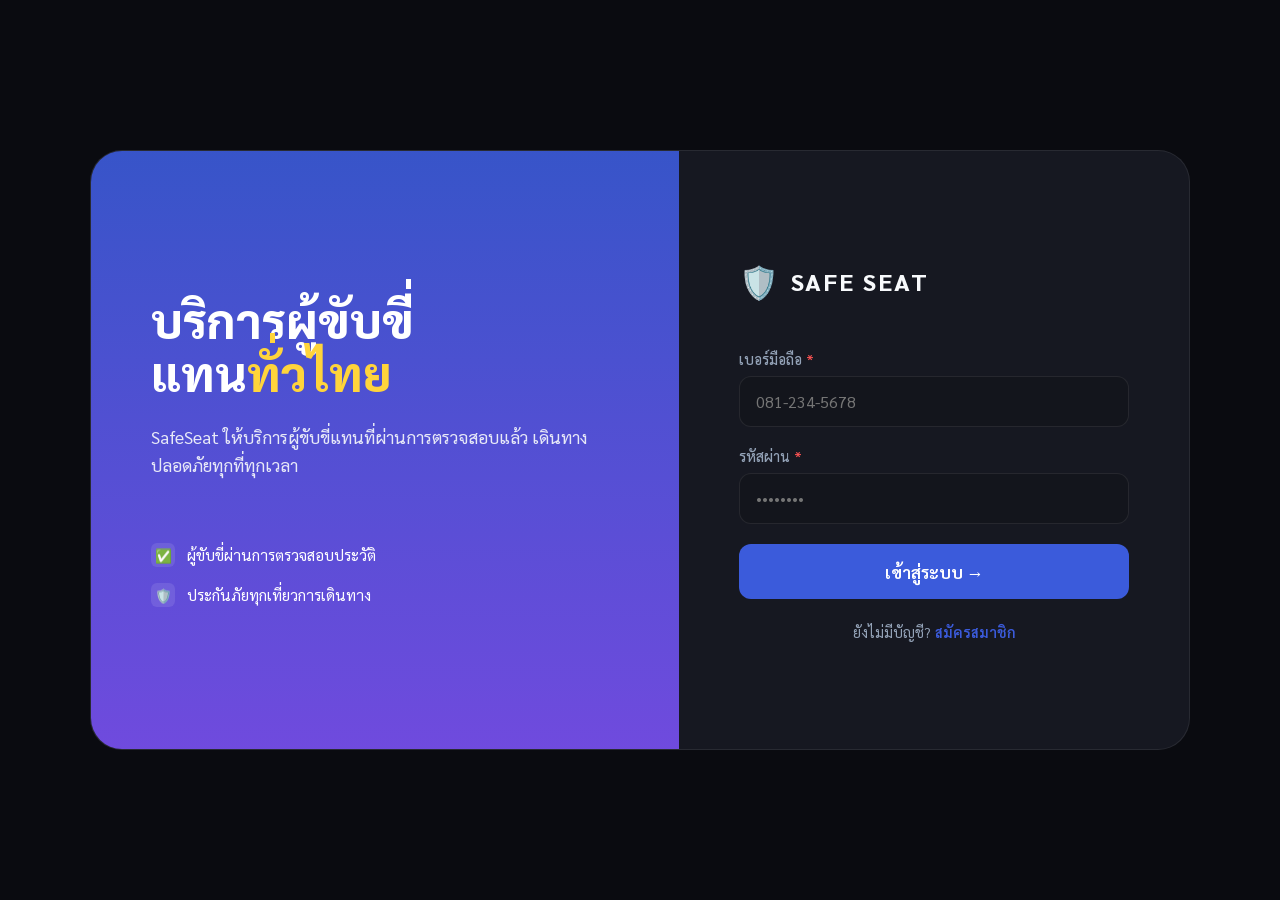
<file: topup-page/index.html>
<!DOCTYPE html>
<html lang="th">
<head>
    <meta charset="UTF-8">
    <meta http-equiv="refresh" content="0; url=login.html">
    <title>Redirecting...</title>
</head>
<body>
    <p>Please wait while we redirect you to <a href="login.html">login.html</a></p>
</body>
</html>
</file>
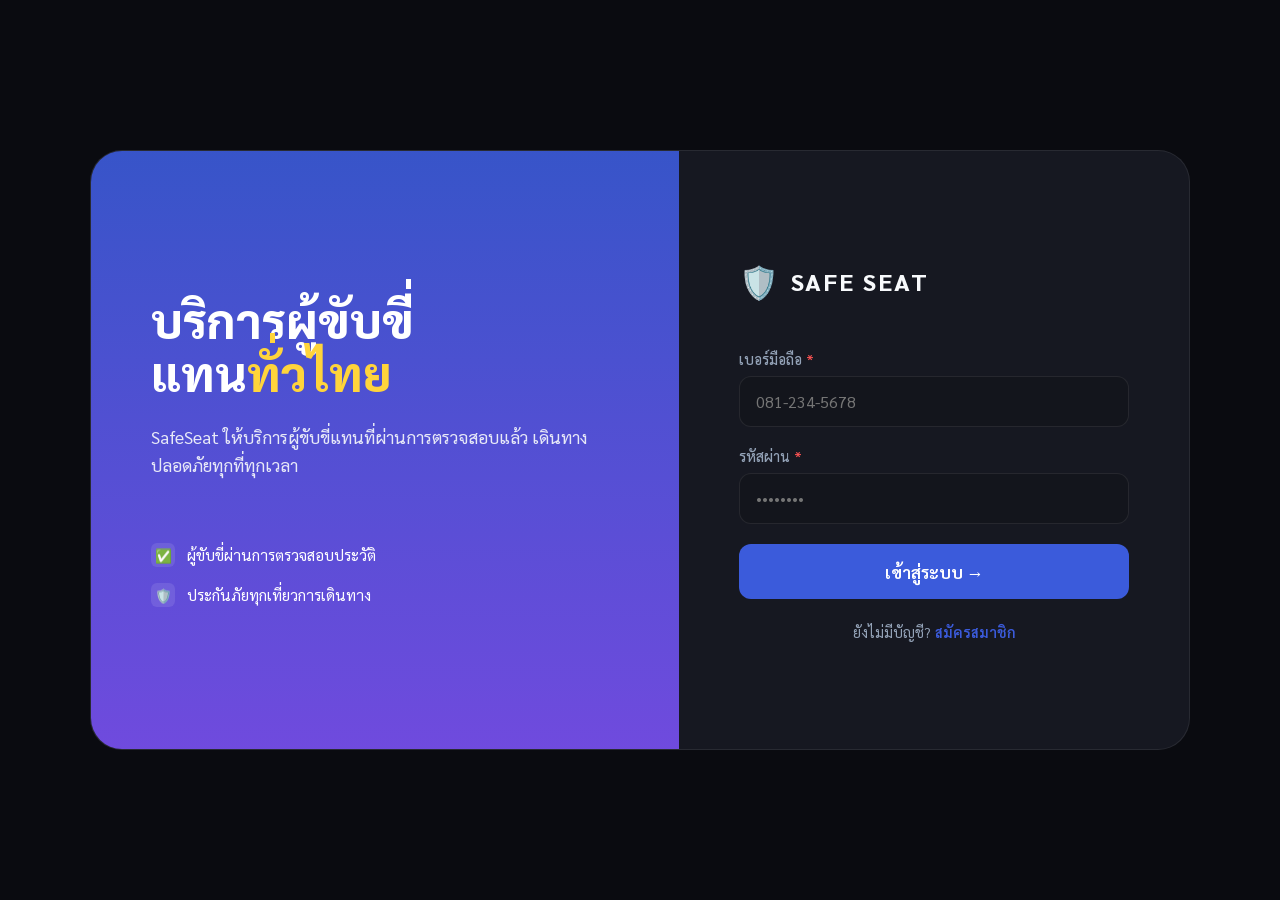
<file: topup-page/login.html>
<!DOCTYPE html>
<html lang="th">
<head>
    <meta charset="UTF-8">
    <meta name="viewport" content="width=device-width, initial-scale=1.0">
    <title>เข้าสู่ระบบ - SafeSeat</title>
    <!-- Fonts -->
    <link rel="preconnect" href="https://fonts.googleapis.com">
    <link rel="preconnect" href="https://fonts.gstatic.com" crossorigin>
    <link href="https://fonts.googleapis.com/css2?family=Kanit:wght@300;400;500;600;700;800&family=Sarabun:wght@400;500;600&display=swap" rel="stylesheet">
    <!-- Styles -->
    <link rel="stylesheet" href="css/styles.css">
</head>
<body>
    <div class="toast-container" id="toastContainer"></div>

    <div id="screen-login" class="screen active fade-in" style="display: flex; align-items: center; justify-content: center; min-height: 100vh;">
        <div class="login-layout">
            <div class="login-hero">
                <div class="login-hero-title">บริการผู้ขับขี่<br>แทน<span>ทั่วไทย</span></div>
                <p class="login-hero-sub">SafeSeat ให้บริการผู้ขับขี่แทนที่ผ่านการตรวจสอบแล้ว เดินทางปลอดภัยทุกที่ทุกเวลา</p>
                <div class="login-feature-list">
                    <div class="login-feature">
                        <div class="login-feature-icon">✅</div>ผู้ขับขี่ผ่านการตรวจสอบประวัติ
                    </div>
                    <div class="login-feature">
                        <div class="login-feature-icon">🛡️</div>ประกันภัยทุกเที่ยวการเดินทาง
                    </div>
                </div>
            </div>
            <div class="login-card-wrap">
                <div class="login-logo-wrap">
                    <div class="login-logo-icon">🛡️</div>
                    <div class="login-app-name">SAFE SEAT</div>
                </div>
                <div class="form-group">
                    <label class="form-label">เบอร์มือถือ<span class="req">*</span></label>
                    <input type="tel" class="form-input" id="loginPhone" placeholder="081-234-5678" />
                </div>
                <div class="form-group">
                    <label class="form-label">รหัสผ่าน<span class="req">*</span></label>
                    <input type="password" class="form-input" id="loginPass" placeholder="••••••••" />
                </div>
                <button class="btn btn-primary btn-full btn-lg" onclick="doLogin()">เข้าสู่ระบบ →</button>
                <div style="text-align: center; margin-top: 24px; font-size: 0.9rem; color: var(--text-secondary);">
                    ยังไม่มีบัญชี? <a href="Registration.html" style="color: var(--primary); text-decoration: none; font-weight: 600;">สมัครสมาชิก</a>
                </div>
            </div>
        </div>
    </div>

    <script src="js/main.js"></script>
</body>
</html>
</file>
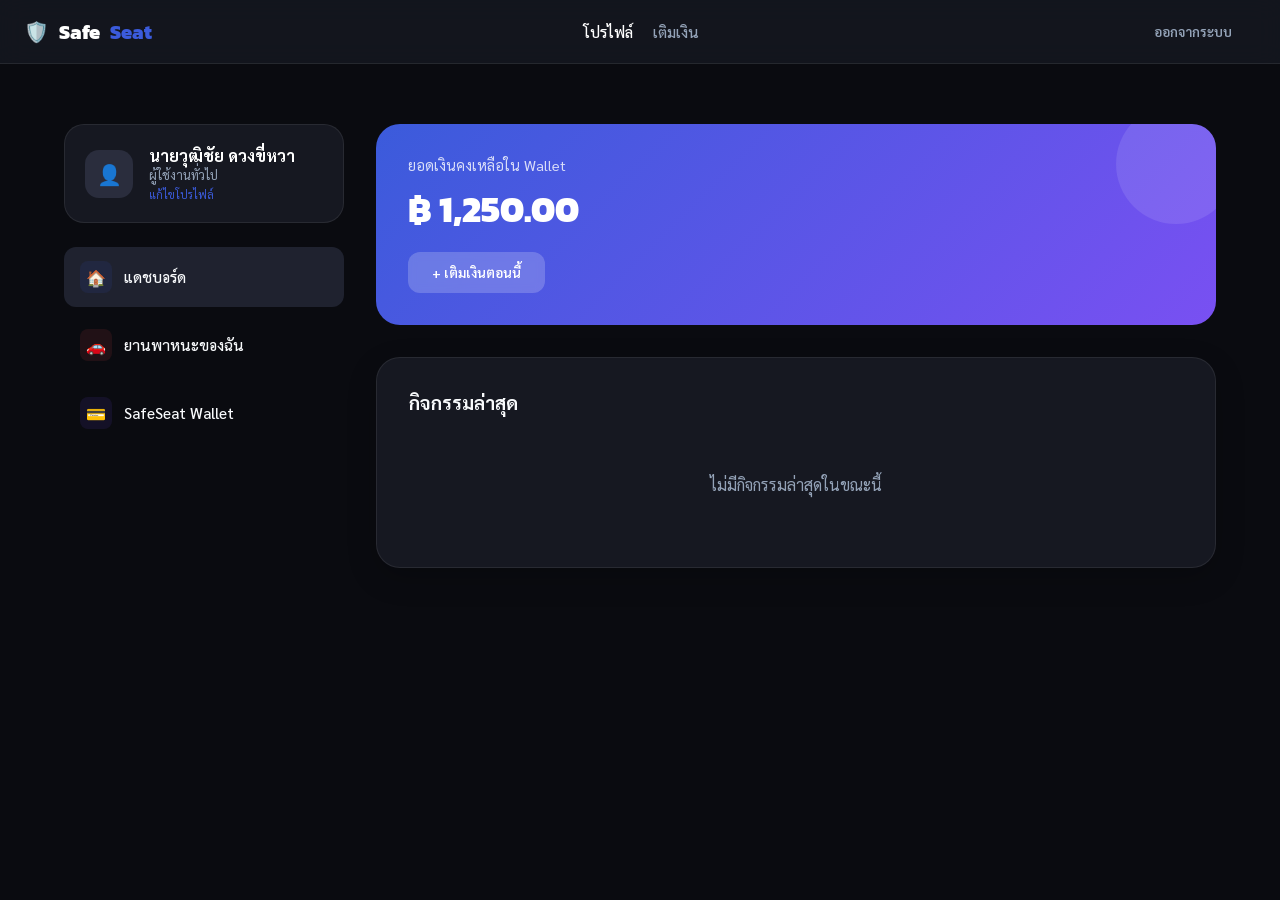
<file: topup-page/profile.html>
<!DOCTYPE html>
<html lang="th">
<head>
    <meta charset="UTF-8">
    <meta name="viewport" content="width=device-width, initial-scale=1.0">
    <title>โปรไฟล์ - SafeSeat</title>
    <!-- Fonts -->
    <link rel="preconnect" href="https://fonts.googleapis.com">
    <link rel="preconnect" href="https://fonts.gstatic.com" crossorigin>
    <link href="https://fonts.googleapis.com/css2?family=Kanit:wght@300;400;500;600;700;800&family=Sarabun:wght@400;500;600&display=swap" rel="stylesheet">
    <!-- Styles -->
    <link rel="stylesheet" href="css/styles.css">
</head>
<body>
    <div class="toast-container" id="toastContainer"></div>

    <header class="topbar" id="mainTopbar">
        <div class="topbar-logo" onclick="window.location.href='profile.html'">
            <div class="logo-icon">🛡️</div> Safe<span>Seat</span>
        </div>
        <nav class="topbar-nav">
            <a id="nav-profile" href="profile.html" class="active">โปรไฟล์</a>
            <a id="nav-topup" href="topup.html">เติมเงิน</a>
        </nav>
        <div class="topbar-actions">
            <button class="btn btn-ghost btn-sm" onclick="logout()">ออกจากระบบ</button>
        </div>
    </header>

    <div id="screen-profile" class="screen fade-in" style="padding-top:100px; min-height: 100vh;">
      <div class="dash-layout">
        <div class="dash-sidebar">
          <div class="profile-mini">
            <div class="avatar-sm">👤</div>
            <div>
              <div class="profile-name">นายวุฒิชัย ดวงขี่หวา</div>
              <div class="profile-role">ผู้ใช้งานทั่วไป</div>
              <div style="font-size: 11px; color: var(--primary); cursor: pointer; margin-top: 4px;" onclick="window.location.href='edit-profile.html'">แก้ไขโปรไฟล์</div>
            </div>
          </div>
          
          <div class="menu-item active" style="background: var(--surface2);">
            <div class="menu-item-left">
              <div class="menu-item-icon" style="background: rgba(59, 91, 219, 0.1); color: var(--primary);">🏠</div>
              <div class="menu-item-title">แดชบอร์ด</div>
            </div>
          </div>

          <div class="menu-item" onclick="window.location.href='Add_new_car.html'" style="cursor: pointer;">
            <div class="menu-item-left">
              <div class="menu-item-icon" style="background: rgba(250, 82, 82, 0.1); color: var(--error);">🚗</div>
              <div class="menu-item-title">ยานพาหนะของฉัน</div>
            </div>
          </div>
          
          <a href="topup.html" class="menu-item" style="text-decoration: none; color: inherit;">
            <div class="menu-item-left">
              <div class="menu-item-icon" style="background: rgba(121, 80, 242, 0.1); color: var(--accent);">💳</div>
              <div class="menu-item-title">SafeSeat Wallet</div>
            </div>
          </a>
        </div>
        
        <div class="dash-main">
          <div class="wallet-card">
            <div class="wallet-label">ยอดเงินคงเหลือใน Wallet</div>
            <div class="wallet-balance">฿ 1,250.00</div>
            <div style="margin-top: 16px;">
                <button class="btn btn-primary" onclick="window.location.href='topup.html'" style="background: rgba(255,255,255,0.2); backdrop-filter: blur(4px);">+ เติมเงินตอนนี้</button>
            </div>
          </div>
          
          <div class="card">
            <h3 style="margin-bottom: 20px;">กิจกรรมล่าสุด</h3>
            <div style="color: var(--text-secondary); text-align: center; padding: 40px;">
                ไม่มีกิจกรรมล่าสุดในขณะนี้
            </div>
          </div>
        </div>
      </div>
    </div>

    <script src="js/main.js"></script>
</body>
</html>
</file>
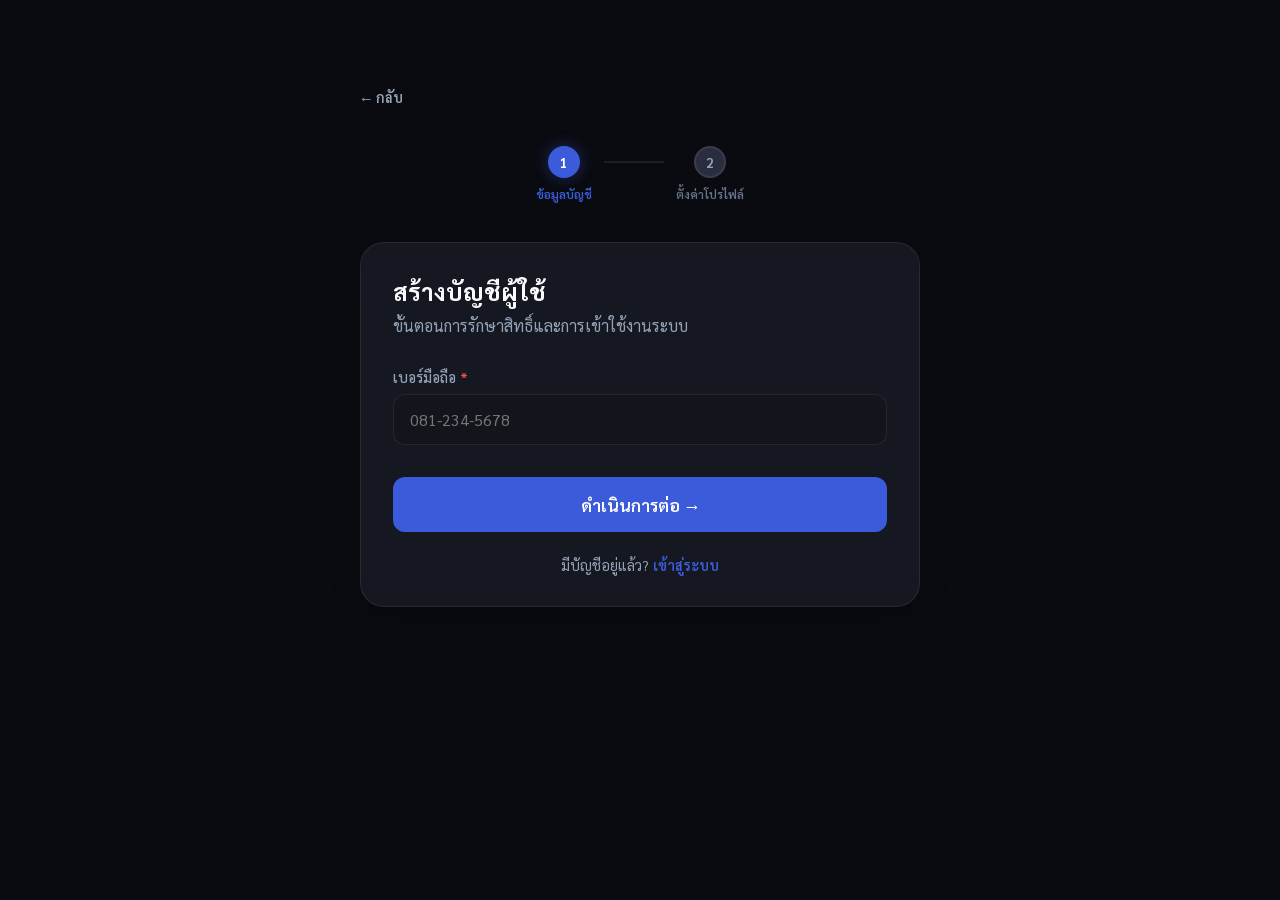
<file: topup-page/Registration.html>
<!DOCTYPE html>
<html lang="th">
<head>
    <meta charset="UTF-8">
    <meta name="viewport" content="width=device-width, initial-scale=1.0">
    <title>สมัครสมาชิก - SafeSeat</title>
    <!-- Fonts -->
    <link rel="preconnect" href="https://fonts.googleapis.com">
    <link rel="preconnect" href="https://fonts.gstatic.com" crossorigin>
    <link href="https://fonts.googleapis.com/css2?family=Kanit:wght@300;400;500;600;700;800&family=Sarabun:wght@400;500;600&display=swap" rel="stylesheet">
    <!-- Styles -->
    <link rel="stylesheet" href="css/styles.css">
</head>
<body>
    <div class="toast-container" id="toastContainer"></div>

    <div id="screen-register" class="screen active fade-in" style="display:flex; flex-direction:column; align-items:center; background:var(--bg-main); padding:80px 24px 60px; min-height: 100vh;">
        <div style="width:100%; max-width:560px;">
            <a href="login.html" class="back-btn" style="text-decoration: none;">← กลับ</a>
            
            <div class="steps-row">
                <div class="step-item">
                    <div class="step-dot active">1</div>
                    <div class="step-label active">ข้อมูลบัญชี</div>
                </div>
                <div class="step-line"></div>
                <div class="step-item">
                    <div class="step-dot pending">2</div>
                    <div class="step-label">ตั้งค่าโปรไฟล์</div>
                </div>
            </div>
            
            <div class="card">
                <div class="section-heading">สร้างบัญชีผู้ใช้</div>
                <p class="section-sub" style="margin-bottom: 32px;">ขั้นตอนการรักษาสิทธิ์และการเข้าใช้งานระบบ</p>
                
                <div class="form-group">
                    <label class="form-label">เบอร์มือถือ<span class="req">*</span></label>
                    <input type="tel" class="form-input" placeholder="081-234-5678" />
                </div>
                
                <button class="btn btn-primary btn-full btn-lg" style="margin-top: 12px;">ดำเนินการต่อ →</button>
                
                <div style="text-align: center; margin-top: 24px; font-size: 0.9rem; color: var(--text-secondary);">
                    มีบัญชีอยู่แล้ว? <a href="login.html" style="color: var(--primary); text-decoration: none; font-weight: 600;">เข้าสู่ระบบ</a>
                </div>
            </div>
        </div>
    </div>

    <script src="js/main.js"></script>
</body>
</html>
</file>
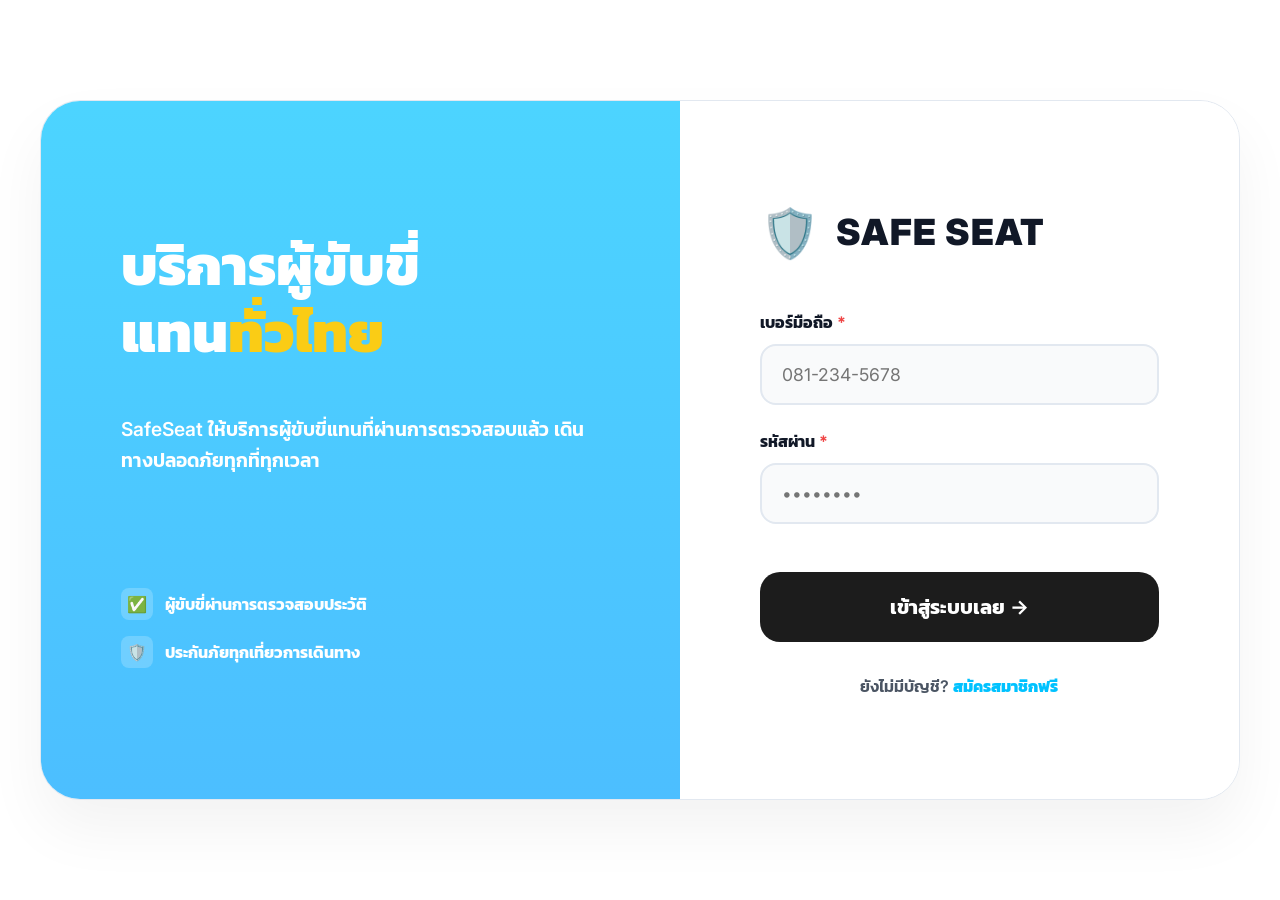
<file: WorkShop_Agile/login.html>
<!DOCTYPE html>
<html lang="th">

<head>
    <meta charset="UTF-8">
    <meta name="viewport" content="width=device-width, initial-scale=1.0">
    <title>เข้าสู่ระบบ - SafeSeat</title>
    <!-- Fonts -->
    <link rel="preconnect" href="https://fonts.googleapis.com">
    <link rel="preconnect" href="https://fonts.gstatic.com" crossorigin>
    <link
        href="https://fonts.googleapis.com/css2?family=Kanit:wght@300;400;500;600;700;800&family=Inter:wght@400;600;700&display=swap"
        rel="stylesheet">
    <!-- Styles -->
    <link rel="stylesheet" href="css/styles.css">
    <style>
        body {
            font-family: 'Inter', 'Kanit', sans-serif;
            background-color: #ffffff;
        }

        .login-hero {
            background: linear-gradient(rgba(0, 194, 255, 0.7), rgba(0, 163, 255, 0.7)), url('https://images.unsplash.com/photo-1449965408869-eaa3f722e40d?q=80&w=1000') center/cover;
        }

        .login-hero-title {
            color: white;
            line-height: 1.2;
            font-weight: 800;
            font-size: 3.5rem;
        }

        .login-hero-title span {
            color: #facc15;
        }

        .login-hero-sub {
            color: white;
            opacity: 1;
            font-weight: 600;
            font-size: 1.2rem;
        }

        .login-feature {
            display: flex;
            align-items: center;
            gap: 12px;
            color: white;
            font-weight: 700;
            margin-top: 16px;
        }

        .login-feature-icon {
            width: 32px;
            height: 32px;
            background: rgba(255, 255, 255, 0.2);
            border-radius: 8px;
            display: flex;
            align-items: center;
            justify-content: center;
        }
    </style>
</head>

<body>
    <div class="toast-container" id="toastContainer"></div>

    <div id="screen-login" class="screen active fade-in"
        style="display: flex; align-items: center; justify-content: center; min-height: 100vh;">
        <div class="login-layout">
            <div class="login-hero">
                <div class="login-hero-title">บริการผู้ขับขี่<br>แทน<span>ทั่วไทย</span></div>
                <p class="login-hero-sub" style="margin-top: 24px;">SafeSeat ให้บริการผู้ขับขี่แทนที่ผ่านการตรวจสอบแล้ว
                    เดินทางปลอดภัยทุกที่ทุกเวลา</p>
                <div class="login-feature-list" style="margin-top: 48px;">
                    <div class="login-feature">
                        <div class="login-feature-icon">✅</div>ผู้ขับขี่ผ่านการตรวจสอบประวัติ
                    </div>
                    <div class="login-feature">
                        <div class="login-feature-icon">🛡️</div>ประกันภัยทุกเที่ยวการเดินทาง
                    </div>
                </div>
            </div>
            <div class="login-card-wrap">
                <div class="login-logo-wrap">
                    <div class="login-logo-icon" style="font-size: 3rem;">🛡️</div>
                    <div class="login-app-name" style="font-size: 2.25rem;">SAFE SEAT</div>
                </div>
                <div class="form-group">
                    <label class="form-label">เบอร์มือถือ<span class="req">*</span></label>
                    <input type="tel" class="form-input" id="loginPhone" placeholder="081-234-5678" />
                </div>
                <div class="form-group">
                    <label class="form-label">รหัสผ่าน<span class="req">*</span></label>
                    <input type="password" class="form-input" id="loginPass" placeholder="••••••••" />
                </div>
                <button class="btn btn-primary btn-full btn-lg"
                    style="margin-top: 24px; padding: 20px; font-size: 1.25rem;" onclick="doLogin()">เข้าสู่ระบบเลย
                    →</button>
                <div
                    style="text-align: center; margin-top: 32px; font-size: 1rem; color: var(--text-secondary); font-weight: 600;">
                    ยังไม่มีบัญชี? <a href="Registration.html"
                        style="color: var(--primary); text-decoration: none; font-weight: 800;">สมัครสมาชิกฟรี</a>
                </div>
            </div>
        </div>
    </div>

    <script src="js/main.js"></script>
</body>

</html>
</file>
<file: topup-page/css/styles.css>
:root {
    /* SafeSeat Brand Colors */
    --primary: #3b5bdb;
    --primary-hover: #364fc7;
    --accent: #7950f2;
    --success: #099268;
    --error: #fa5252;
    --warning: #fab005;
    
    /* Surface Colors - Dark Theme */
    --bg-main: #0a0b10;
    --surface1: #161821;
    --surface2: #1f222f;
    --surface3: #2a2d3d;
    --input-bg: #13151c;
    --border: rgba(255, 255, 255, 0.08);
    
    /* Text Colors */
    --text-main: #f8fafc;
    --text-secondary: #94a3b8;
    --text-muted: #64748b;
}

* {
    margin: 0;
    padding: 0;
    box-sizing: border-box;
}

body {
    font-family: 'Sarabun', 'Kanit', sans-serif;
    background-color: var(--bg-main);
    color: var(--text-main);
    min-height: 100vh;
    overflow-x: hidden;
}

/* Animations */
.fade-in {
    animation: fadeIn 0.4s ease-out;
}

@keyframes fadeIn {
    from { opacity: 0; }
    to { opacity: 1; }
}

.slide-up {
    animation: slideUp 0.5s cubic-bezier(0.16, 1, 0.3, 1);
}

@keyframes slideUp {
    from { opacity: 0; transform: translateY(20px); }
    to { opacity: 1; transform: translateY(0); }
}

/* Layout Components */
.topbar {
    position: fixed;
    top: 0;
    left: 0;
    right: 0;
    height: 64px;
    background: rgba(22, 24, 33, 0.8);
    backdrop-filter: blur(12px);
    -webkit-backdrop-filter: blur(12px);
    border-bottom: 1px solid var(--border);
    display: flex;
    align-items: center;
    justify-content: space-between;
    padding: 0 24px;
    z-index: 1000;
}

.topbar-logo {
    display: flex;
    align-items: center;
    gap: 10px;
    font-size: 1.25rem;
    font-weight: 800;
    color: white;
    cursor: pointer;
    font-family: 'Kanit', sans-serif;
}

.topbar-logo span {
    color: var(--primary);
}

.topbar-nav {
    display: flex;
    gap: 20px;
}

.topbar-nav a {
    color: var(--text-secondary);
    text-decoration: none;
    font-size: 0.95rem;
    font-weight: 500;
    cursor: pointer;
    transition: color 0.2s;
}

.topbar-nav a:hover, .topbar-nav a.active {
    color: white;
}

/* Dashboard Layout */
.dash-layout {
    display: flex;
    max-width: 1200px;
    margin: 0 auto;
    padding: 24px;
    gap: 32px;
}

.dash-sidebar {
    width: 280px;
    flex-shrink: 0;
}

.dash-main {
    flex-grow: 1;
}

/* Profile Mini */
.profile-mini {
    background: var(--surface1);
    border-radius: 20px;
    padding: 20px;
    display: flex;
    align-items: center;
    gap: 16px;
    margin-bottom: 24px;
    border: 1px solid var(--border);
}

.avatar-sm {
    width: 48px;
    height: 48px;
    background: var(--surface3);
    border-radius: 14px;
    display: flex;
    align-items: center;
    justify-content: center;
    font-size: 1.25rem;
}

.profile-name {
    font-weight: 700;
    font-size: 1rem;
    color: white;
}

.profile-role {
    font-size: 0.8rem;
    color: var(--text-secondary);
}

/* Menu Items */
.menu-item {
    padding: 14px 16px;
    border-radius: 12px;
    display: flex;
    align-items: center;
    justify-content: space-between;
    cursor: pointer;
    transition: background 0.2s;
    margin-bottom: 8px;
}

.menu-item:hover {
    background: var(--surface2);
}

.menu-item-left {
    display: flex;
    align-items: center;
    gap: 12px;
}

.menu-item-icon {
    width: 32px;
    height: 32px;
    border-radius: 8px;
    display: flex;
    align-items: center;
    justify-content: center;
}

.menu-item-title {
    font-weight: 500;
    font-size: 0.95rem;
}

/* Cards */
.card {
    background: var(--surface1);
    border: 1px solid var(--border);
    border-radius: 24px;
    padding: 32px;
    margin-bottom: 24px;
    box-shadow: 0 10px 30px rgba(0, 0, 0, 0.2);
}

.wallet-card {
    background: linear-gradient(135deg, var(--primary), var(--accent));
    border-radius: 24px;
    padding: 32px;
    color: white;
    position: relative;
    overflow: hidden;
    margin-bottom: 32px;
}

.wallet-card::before {
    content: '';
    position: absolute;
    top: -20px;
    right: -20px;
    width: 120px;
    height: 120px;
    background: rgba(255, 255, 255, 0.1);
    border-radius: 50%;
}

.wallet-label {
    font-size: 0.9rem;
    opacity: 0.8;
    margin-bottom: 8px;
}

.wallet-balance {
    font-size: 2.25rem;
    font-weight: 800;
    font-family: 'Kanit', sans-serif;
}

/* Top-Up Components */
.section-heading {
    font-size: 1.5rem;
    font-weight: 700;
    margin-bottom: 8px;
}

.section-sub {
    color: var(--text-secondary);
    margin-bottom: 24px;
}

.topup-layout {
    display: grid;
    grid-template-columns: 1.5fr 1fr;
    gap: 32px;
}

.amount-grid {
    display: grid;
    grid-template-columns: repeat(3, 1fr);
    gap: 12px;
    margin-bottom: 24px;
}

.amount-btn {
    background: var(--surface2);
    border: 1px solid var(--border);
    border-radius: 12px;
    padding: 16px;
    text-align: center;
    font-weight: 600;
    cursor: pointer;
    transition: all 0.2s;
}

.amount-btn:hover {
    background: var(--surface3);
    border-color: var(--text-muted);
}

.amount-btn.selected {
    background: var(--primary);
    border-color: var(--primary);
    color: white;
}

.payment-option {
    background: var(--surface2);
    border: 1px solid var(--border);
    border-radius: 16px;
    padding: 16px;
    display: flex;
    align-items: center;
    justify-content: space-between;
    cursor: pointer;
    margin-bottom: 12px;
}

.payment-option.selected {
    border-color: var(--primary);
    background: rgba(59, 91, 219, 0.1);
}

.payment-logo {
    width: 44px;
    height: 44px;
    border-radius: 10px;
    display: flex;
    align-items: center;
    justify-content: center;
    font-weight: 700;
    color: white;
}

/* Buttons */
.btn {
    padding: 12px 24px;
    border-radius: 12px;
    font-weight: 600;
    cursor: pointer;
    border: none;
    transition: all 0.2s;
    font-family: inherit;
}

.btn-primary {
    background: var(--primary);
    color: white;
}

.btn-primary:hover {
    background: var(--primary-hover);
    transform: translateY(-2px);
}

.btn-accent {
    background: var(--accent);
    color: white;
}

.btn-full {
    width: 100%;
}

.btn-lg {
    padding: 16px;
    font-size: 1.1rem;
}

.btn-ghost {
    background: transparent;
    color: var(--text-secondary);
}

.btn-ghost:hover {
    color: white;
    background: rgba(255, 255, 255, 0.05);
}

/* Form Groups */
.form-group {
    margin-bottom: 20px;
}

.form-label {
    display: block;
    margin-bottom: 8px;
    font-size: 0.9rem;
    font-weight: 500;
    color: var(--text-secondary);
}

.form-input {
    width: 100%;
    background: var(--input-bg);
    border: 1px solid var(--border);
    border-radius: 12px;
    padding: 14px 16px;
    color: white;
    font-family: inherit;
    font-size: 1rem;
    outline: none;
    transition: all 0.2s;
}

.form-input:focus {
    border-color: var(--primary);
    box-shadow: 0 0 0 4px rgba(59, 91, 219, 0.2);
}

/* Login Hero */
.login-layout {
    display: flex;
    width: 100%;
    max-width: 1100px;
    min-height: 600px;
    background: var(--surface1);
    border-radius: 32px;
    overflow: hidden;
    margin: 40px;
    border: 1px solid var(--border);
}

.login-hero {
    flex: 1.2;
    background: linear-gradient(rgb(59, 91, 219, 0.9), rgba(121, 80, 242, 0.9)), url('https://images.unsplash.com/photo-1449965408869-eaa3f722e40d?q=80&w=1000') center/cover;
    padding: 60px;
    display: flex;
    flex-direction: column;
    justify-content: center;
}

.login-hero-title {
    font-size: 3rem;
    font-weight: 800;
    color: white;
    font-family: 'Kanit' sans-serif;
    line-height: 1.1;
    margin-bottom: 24px;
}

.login-hero-title span {
    color: #ffd43b;
}

.login-hero-sub {
    font-size: 1.1rem;
    opacity: 0.9;
    line-height: 1.6;
    max-width: 440px;
    margin-bottom: 40px;
}

.login-card-wrap {
    flex: 1;
    padding: 60px;
    display: flex;
    flex-direction: column;
    justify-content: center;
}

.login-logo-wrap {
    display: flex;
    align-items: center;
    gap: 12px;
    margin-bottom: 48px;
}

.login-logo-icon {
    font-size: 2rem;
}

.login-app-name {
    font-weight: 800;
    font-size: 1.5rem;
    letter-spacing: 2px;
}

/* Toasts */
.toast-container {
    position: fixed;
    top: 24px;
    right: 24px;
    z-index: 2000;
}

/* Registration Steps */
.steps-row {
    display: flex;
    align-items: center;
    justify-content: center;
    gap: 12px;
    margin: 32px 0 40px;
}

.step-item {
    display: flex;
    flex-direction: column;
    align-items: center;
    gap: 8px;
}

.step-dot {
    width: 32px;
    height: 32px;
    border-radius: 50%;
    background: var(--surface3);
    color: var(--text-secondary);
    display: flex;
    align-items: center;
    justify-content: center;
    font-weight: 700;
    font-size: 0.85rem;
    border: 2px solid transparent;
}

.step-dot.active {
    background: var(--primary);
    color: white;
    box-shadow: 0 0 15px rgba(59, 91, 219, 0.4);
}

.step-dot.pending {
    border-color: var(--border);
}

.step-label {
    font-size: 0.75rem;
    font-weight: 600;
    color: var(--text-muted);
}

.step-label.active {
    color: var(--primary);
}

.step-line {
    width: 60px;
    height: 2px;
    background: var(--border);
    margin-bottom: 24px;
}

/* Back Button */
.back-btn {
    background: transparent;
    border: none;
    color: var(--text-secondary);
    font-size: 0.9rem;
    font-weight: 600;
    cursor: pointer;
    display: flex;
    align-items: center;
    gap: 8px;
    padding: 8px 0;
    transition: color 0.2s;
    margin-bottom: 24px;
}

.back-btn:hover {
    color: white;
}

/* Required Indicator */
.req {
    color: var(--error);
    margin-left: 4px;
}

/* Login Features */
.login-feature-list {
    display: flex;
    flex-direction: column;
    gap: 16px;
    margin-top: 24px;
}

.login-feature {
    display: flex;
    align-items: center;
    gap: 12px;
    font-size: 0.95rem;
    color: white;
}

.login-feature-icon {
    width: 24px;
    height: 24px;
    background: rgba(255, 255, 255, 0.1);
    border-radius: 6px;
    display: flex;
    align-items: center;
    justify-content: center;
    font-size: 0.85rem;
}

/* Form Section */
.form-section {
    margin-bottom: 32px;
}

.form-section-header {
    display: flex;
    align-items: center;
    gap: 12px;
    margin-bottom: 16px;
    font-size: 0.95rem;
    font-weight: 700;
}

.form-section-icon {
    font-size: 1.1rem;
}

.input-grid {
    display: grid;
    grid-template-columns: 1fr 1fr;
    gap: 20px;
    margin-bottom: 20px;
}

/* Header Box */
.header-box {
    background: rgba(59, 91, 219, 0.05);
    border: 1px solid var(--border);
    border-radius: 20px;
    padding: 24px;
    display: flex;
    align-items: center;
    gap: 20px;
    margin-bottom: 32px;
}

.header-box-icon {
    width: 56px;
    height: 56px;
    background: var(--surface2);
    border-radius: 14px;
    display: flex;
    align-items: center;
    justify-content: center;
    font-size: 1.75rem;
    box-shadow: 0 4px 12px rgba(0, 0, 0, 0.1);
}

.header-box-title {
    font-size: 1.25rem;
    font-weight: 700;
    margin-bottom: 4px;
    color: white;
}

.header-box-sub {
    font-size: 0.85rem;
    color: var(--text-secondary);
    line-height: 1.4;
}

/* Gear Specification */
.gear-grid {
    display: grid;
    grid-template-columns: repeat(3, 1fr);
    gap: 12px;
}

.gear-btn {
    background: var(--surface2);
    border: 1px solid var(--border);
    border-radius: 12px;
    padding: 16px;
    display: flex;
    flex-direction: column;
    align-items: center;
    gap: 8px;
    cursor: pointer;
    transition: all 0.2s ease;
}

.gear-btn:hover {
    background: var(--surface3);
    border-color: var(--text-muted);
}

.gear-btn.active {
    background: rgba(250, 176, 5, 0.05);
    border: 2px solid var(--warning);
}

.gear-btn-icon {
    font-size: 1.25rem;
}

.gear-btn-label {
    font-size: 0.8rem;
    font-weight: 600;
    font-style: italic;
    color: var(--text-secondary);
}

.gear-btn.active .gear-btn-label {
    color: var(--text-main);
}

/* Registration Steps (from previous) */
@media (max-width: 992px) {
    .login-layout {
        flex-direction: column;
        margin: 20px;
    }
    .login-hero {
        padding: 40px;
    }
    .topup-layout {
        grid-template-columns: 1fr;
    }
    .dash-layout {
        flex-direction: column;
    }
    .input-grid {
        grid-template-columns: 1fr;
    }
    .gear-grid {
        grid-template-columns: 1fr;
    }
}
</file>
<file: WorkShop_Agile/css/styles.css>
:root {
  /* SafeSeat Brand Colors - Updated to Blue/White Theme */
  --primary: #00c2ff;
  --primary-hover: #00a8dd;
  --accent: #1c1c1c;
  --success: #10b981;
  --error: #ef4444;
  --warning: #f59e0b;

  /* Surface Colors - Light Theme */
  --bg-main: #ffffff;
  --surface1: #f9fafb;
  --surface2: #f3f4f6;
  --surface3: #e5e7eb;
  --input-bg: #f9fafb;
  --border: #e2e8f0;

  /* Text Colors */
  --text-main: #111827;
  --text-secondary: #4b5563;
  --text-muted: #9ca3af;
}

* {
  margin: 0;
  padding: 0;
  box-sizing: border-box;
}

body {
  font-family: "Inter", "Kanit", sans-serif;
  background-color: var(--bg-main);
  color: var(--text-main);
  min-height: 100vh;
  overflow-x: hidden;
}

/* Animations */
.fade-in {
  animation: fadeIn 0.4s ease-out;
}

@keyframes fadeIn {
  from {
    opacity: 0;
  }
  to {
    opacity: 1;
  }
}

/* Layout Components */
.topbar {
  position: fixed;
  top: 0;
  left: 0;
  right: 0;
  height: 72px;
  background: rgba(255, 255, 255, 0.9);
  backdrop-filter: blur(12px);
  -webkit-backdrop-filter: blur(12px);
  border-bottom: 1px solid var(--border);
  display: flex;
  align-items: center;
  justify-content: space-between;
  padding: 0 40px;
  z-index: 1000;
}

.topbar-logo {
  display: flex;
  align-items: center;
  gap: 12px;
  font-size: 1.5rem;
  font-weight: 800;
  color: var(--text-main);
  cursor: pointer;
  font-family: "Kanit", sans-serif;
}

.topbar-logo span {
  color: var(--primary);
}

.topbar-nav {
  display: flex;
  gap: 32px;
}

.topbar-nav a {
  color: var(--text-secondary);
  text-decoration: none;
  font-size: 1rem;
  font-weight: 600;
  cursor: pointer;
  transition: all 0.2s;
  position: relative;
  padding: 24px 0;
}

.topbar-nav a:hover,
.topbar-nav a.active {
  color: var(--primary);
}

.topbar-nav a.active::after {
  content: "";
  position: absolute;
  bottom: 0;
  left: 0;
  right: 0;
  height: 4px;
  background: var(--primary);
  border-radius: 4px 4px 0 0;
}

/* Dashboard Layout */
.dash-layout {
  display: flex;
  max-width: 1200px;
  margin: 0 auto;
  padding: 40px 24px;
  gap: 48px;
}

.dash-sidebar {
  width: 300px;
  flex-shrink: 0;
}

.dash-main {
  flex-grow: 1;
}

/* Profile Mini */
.profile-mini {
  background: var(--surface1);
  border-radius: 24px;
  padding: 24px;
  display: flex;
  align-items: center;
  gap: 20px;
  margin-bottom: 32px;
  border: 1px solid var(--border);
}

.avatar-sm {
  width: 56px;
  height: 56px;
  background: var(--primary);
  color: white;
  border-radius: 18px;
  display: flex;
  align-items: center;
  justify-content: center;
  font-size: 1.5rem;
}

.profile-name {
  font-weight: 700;
  font-size: 1.1rem;
  color: var(--text-main);
}

.profile-role {
  font-size: 0.9rem;
  color: var(--text-secondary);
}

/* Menu Items */
.menu-item {
  padding: 16px 20px;
  border-radius: 16px;
  display: flex;
  align-items: center;
  justify-content: space-between;
  cursor: pointer;
  transition: all 0.2s;
  margin-bottom: 12px;
  color: var(--text-secondary);
  font-weight: 600;
}

.menu-item:hover {
  background: var(--surface2);
  color: var(--text-main);
}

.menu-item.active {
  background: rgba(0, 194, 255, 0.1);
  color: var(--primary);
}

.menu-item-left {
  display: flex;
  align-items: center;
  gap: 16px;
}

.menu-item-icon {
  width: 40px;
  height: 40px;
  border-radius: 12px;
  display: flex;
  align-items: center;
  justify-content: center;
  font-size: 1.2rem;
}

/* Cards */
.card {
  background: #ffffff;
  border: 1px solid var(--border);
  border-radius: 32px;
  padding: 40px;
  margin-bottom: 32px;
  box-shadow: 0 4px 20px rgba(0, 0, 0, 0.03);
}

.wallet-card {
  background: linear-gradient(135deg, var(--primary), #00a3ff);
  border-radius: 32px;
  padding: 40px;
  color: white;
  position: relative;
  overflow: hidden;
  margin-bottom: 40px;
  box-shadow: 0 20px 40px rgba(0, 194, 255, 0.2);
}

.wallet-card::before {
  content: "";
  position: absolute;
  top: -40px;
  right: -40px;
  width: 200px;
  height: 200px;
  background: rgba(255, 255, 255, 0.1);
  border-radius: 50%;
}

.wallet-label {
  font-size: 1rem;
  opacity: 0.9;
  margin-bottom: 12px;
}

.wallet-balance {
  font-size: 3rem;
  font-weight: 800;
  font-family: "Kanit", sans-serif;
}

/* Top-Up Components */
.section-heading {
  font-size: 2rem;
  font-weight: 800;
  margin-bottom: 12px;
  color: var(--text-main);
}

.section-sub {
  color: var(--text-secondary);
  margin-bottom: 32px;
  font-size: 1.1rem;
}

.topup-layout {
  display: grid;
  grid-template-columns: 1.5fr 1fr;
  gap: 48px;
}

.amount-grid {
  display: grid;
  grid-template-columns: repeat(3, 1fr);
  gap: 16px;
  margin-bottom: 32px;
}

.amount-btn {
  background: var(--surface1);
  border: 2px solid var(--border);
  border-radius: 20px;
  padding: 24px;
  text-align: center;
  font-weight: 700;
  font-size: 1.25rem;
  cursor: pointer;
  transition: all 0.2s;
  color: var(--text-secondary);
}

.amount-btn:hover {
  background: white;
  border-color: var(--primary);
  color: var(--primary);
}

.amount-btn.selected {
  background: var(--primary);
  border-color: var(--primary);
  color: white;
  box-shadow: 0 10px 20px rgba(0, 194, 255, 0.2);
}

.payment-option {
  background: var(--surface1);
  border: 2px solid var(--border);
  border-radius: 20px;
  padding: 20px;
  display: flex;
  align-items: center;
  justify-content: space-between;
  cursor: pointer;
  margin-bottom: 16px;
  transition: all 0.2s;
}

.payment-option:hover {
  border-color: var(--primary);
}

.payment-option.selected {
  border-color: var(--primary);
  background: rgba(0, 194, 255, 0.05);
}

.payment-logo {
  width: 56px;
  height: 56px;
  border-radius: 14px;
  display: flex;
  align-items: center;
  justify-content: center;
  font-weight: 800;
  font-size: 1.2rem;
}

/* Buttons */
.btn {
  padding: 18px 36px;
  border-radius: 20px;
  font-weight: 700;
  cursor: pointer;
  border: none;
  transition: all 0.2s;
  font-family: inherit;
  font-size: 1.1rem;
}

.btn-primary {
  background: var(--accent); /* Register style uses black buttons */
  color: white;
}

.btn-primary:hover {
  background: #333;
  transform: translateY(-2px);
  box-shadow: 0 10px 20px rgba(0, 0, 0, 0.1);
}

.btn-accent {
  background: var(--primary);
  color: white;
}

.btn-full {
  width: 100%;
}

.btn-lg {
  padding: 20px;
  font-size: 1.2rem;
}

.btn-ghost {
  background: transparent;
  color: var(--text-secondary);
}

.btn-ghost:hover {
  color: var(--text-main);
  background: var(--surface2);
}

/* Form Groups */
.form-group {
  margin-bottom: 24px;
}

.form-label {
  display: block;
  margin-bottom: 10px;
  font-size: 1rem;
  font-weight: 700;
  color: var(--text-main);
}

.form-input {
  width: 100%;
  background: var(--surface1);
  border: 2px solid var(--border);
  border-radius: 16px;
  padding: 18px 20px;
  color: var(--text-main);
  font-family: inherit;
  font-size: 1.1rem;
  outline: none;
  transition: all 0.2s;
}

.form-input:focus {
  border-color: var(--primary);
  background-color: #ffffff;
  box-shadow: 0 0 0 4px rgba(0, 194, 255, 0.1);
}

/* Login Layout */
.login-layout {
  display: flex;
  width: 100%;
  max-width: 1200px;
  min-height: 700px;
  background: #ffffff;
  border-radius: 40px;
  overflow: hidden;
  margin: 40px;
  border: 1px solid var(--border);
  box-shadow: 0 30px 60px rgba(0, 0, 0, 0.05);
}

.login-hero {
  flex: 1.2;
  background:
    linear-gradient(rgba(0, 194, 255, 0.8), rgba(0, 163, 255, 0.8)),
    url("https://images.unsplash.com/photo-1449965408869-eaa3f722e40d?q=80&w=1000")
      center/cover;
  padding: 80px;
  display: flex;
  flex-direction: column;
  justify-content: center;
  color: white;
}

.login-hero-title {
  font-size: 4rem;
  font-weight: 900;
  line-height: 1.1;
  margin-bottom: 24px;
}

.login-hero-sub {
  font-size: 1.25rem;
  line-height: 1.6;
  margin-bottom: 48px;
  opacity: 1;
}

.login-card-wrap {
  flex: 1;
  padding: 80px;
  display: flex;
  flex-direction: column;
  justify-content: center;
  background-color: white;
}

.login-logo-wrap {
  display: flex;
  align-items: center;
  gap: 16px;
  margin-bottom: 48px;
}

.login-logo-icon {
  font-size: 2.5rem;
}

.login-app-name {
  font-weight: 900;
  font-size: 2rem;
  letter-spacing: 1px;
  color: var(--text-main);
}

/* Toasts */
.toast-container {
  position: fixed;
  top: 32px;
  left: 50%;
  transform: translateX(-50%);
  z-index: 2000;
  display: flex;
  flex-direction: column;
  align-items: center;
  width: 90%;
  max-width: 400px;
  pointer-events: none;
}

.input-error {
  border-color: var(--error) !important;
  background-color: #fef2f2 !important;
  box-shadow: 0 0 0 4px rgba(239, 68, 68, 0.1) !important;
}

/* Registration Steps */
.steps-row {
  display: flex;
  align-items: center;
  justify-content: center;
  gap: 16px;
  margin: 40px 0;
}

.step-dot {
  width: 32px;
  height: 8px;
  border-radius: 4px;
  background: var(--surface3);
  transition: all 0.3s cubic-bezier(0.175, 0.885, 0.32, 1.275);
}

.step-dot.active {
  width: 64px;
  background: var(--primary);
}

/* Back Button */
.back-btn {
  background: transparent;
  border: none;
  color: var(--text-secondary);
  font-size: 1rem;
  font-weight: 700;
  cursor: pointer;
  display: flex;
  align-items: center;
  gap: 12px;
  padding: 12px 0;
  transition: all 0.2s;
  margin-bottom: 32px;
}

.back-btn:hover {
  color: var(--text-main);
}

/* Required Indicator */
.req {
  color: var(--error);
  margin-left: 4px;
}

@media (max-width: 992px) {
  .login-layout {
    flex-direction: column;
    margin: 20px;
    border-radius: 24px;
  }
  .login-hero {
    padding: 48px;
  }
  .login-card-wrap {
    padding: 48px;
  }
  .dash-layout {
    flex-direction: column;
  }
  .topup-layout {
    grid-template-columns: 1fr;
  }
}
</file>
